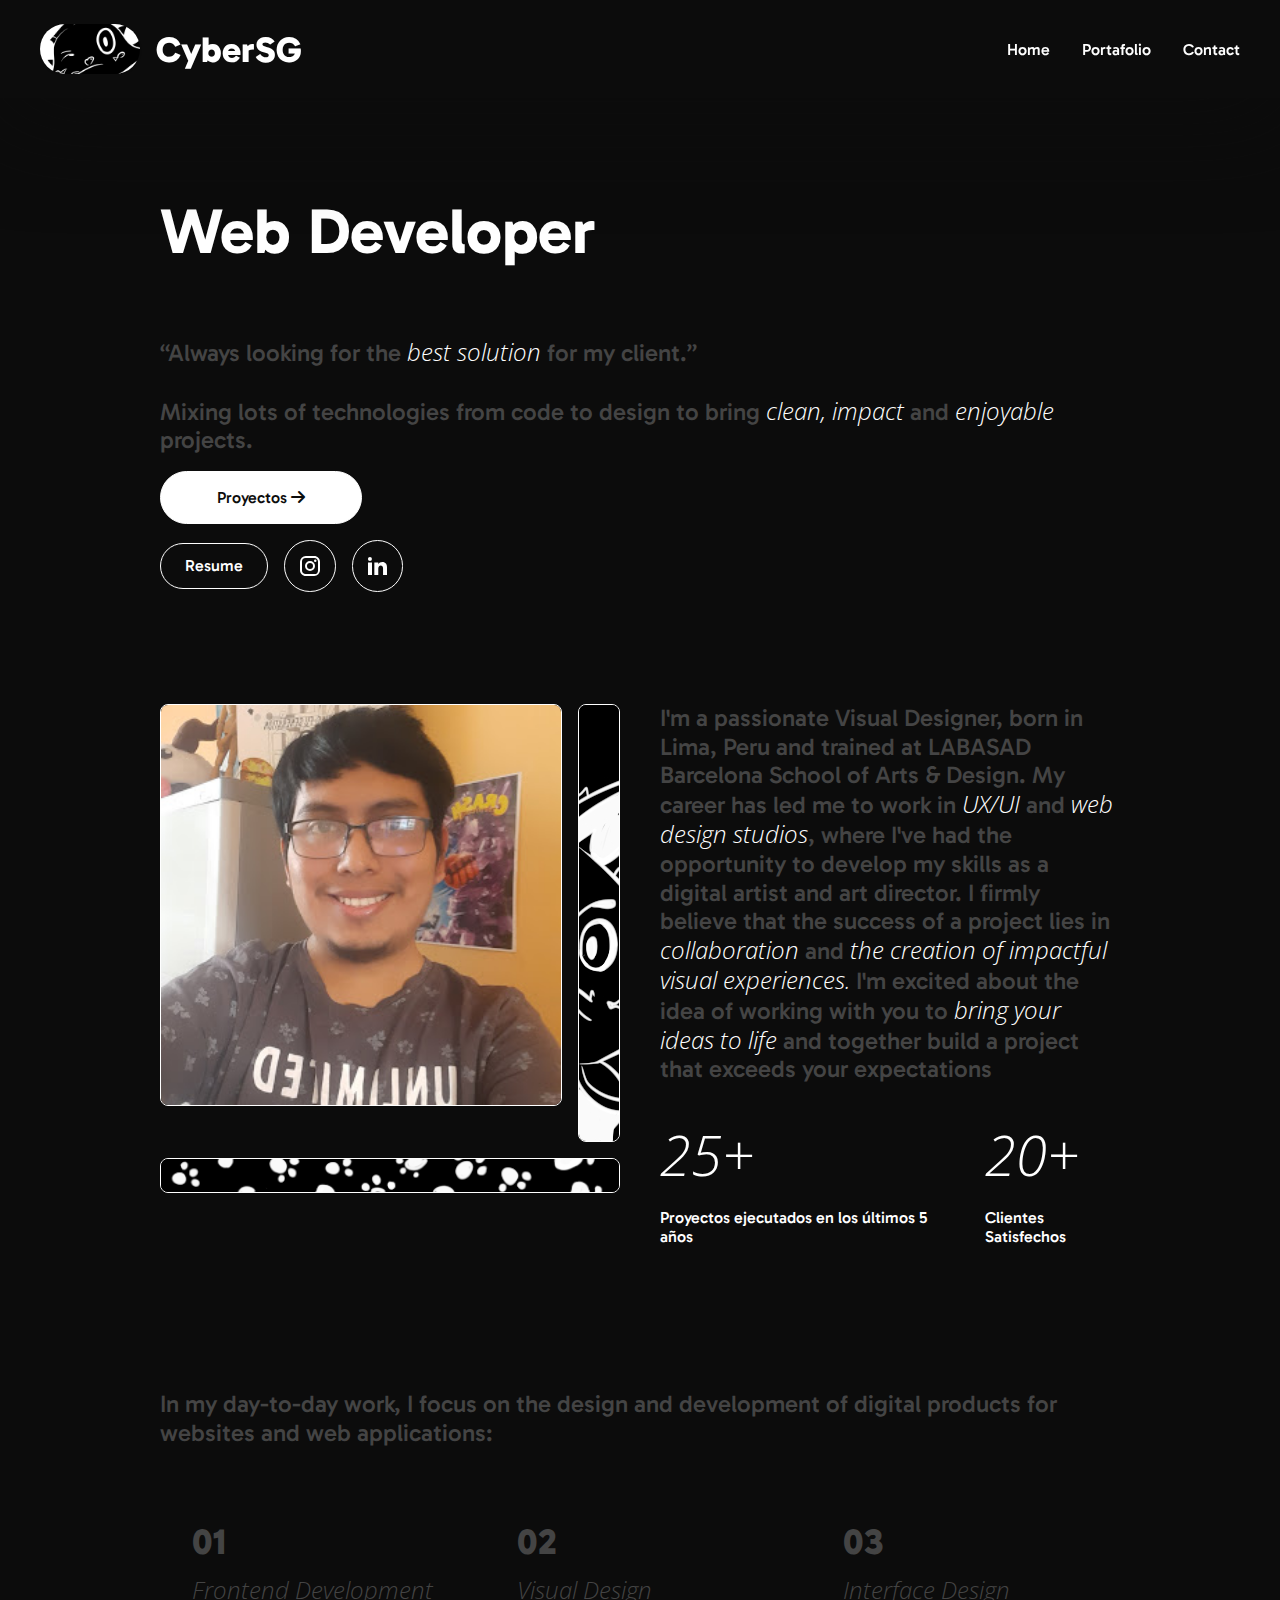
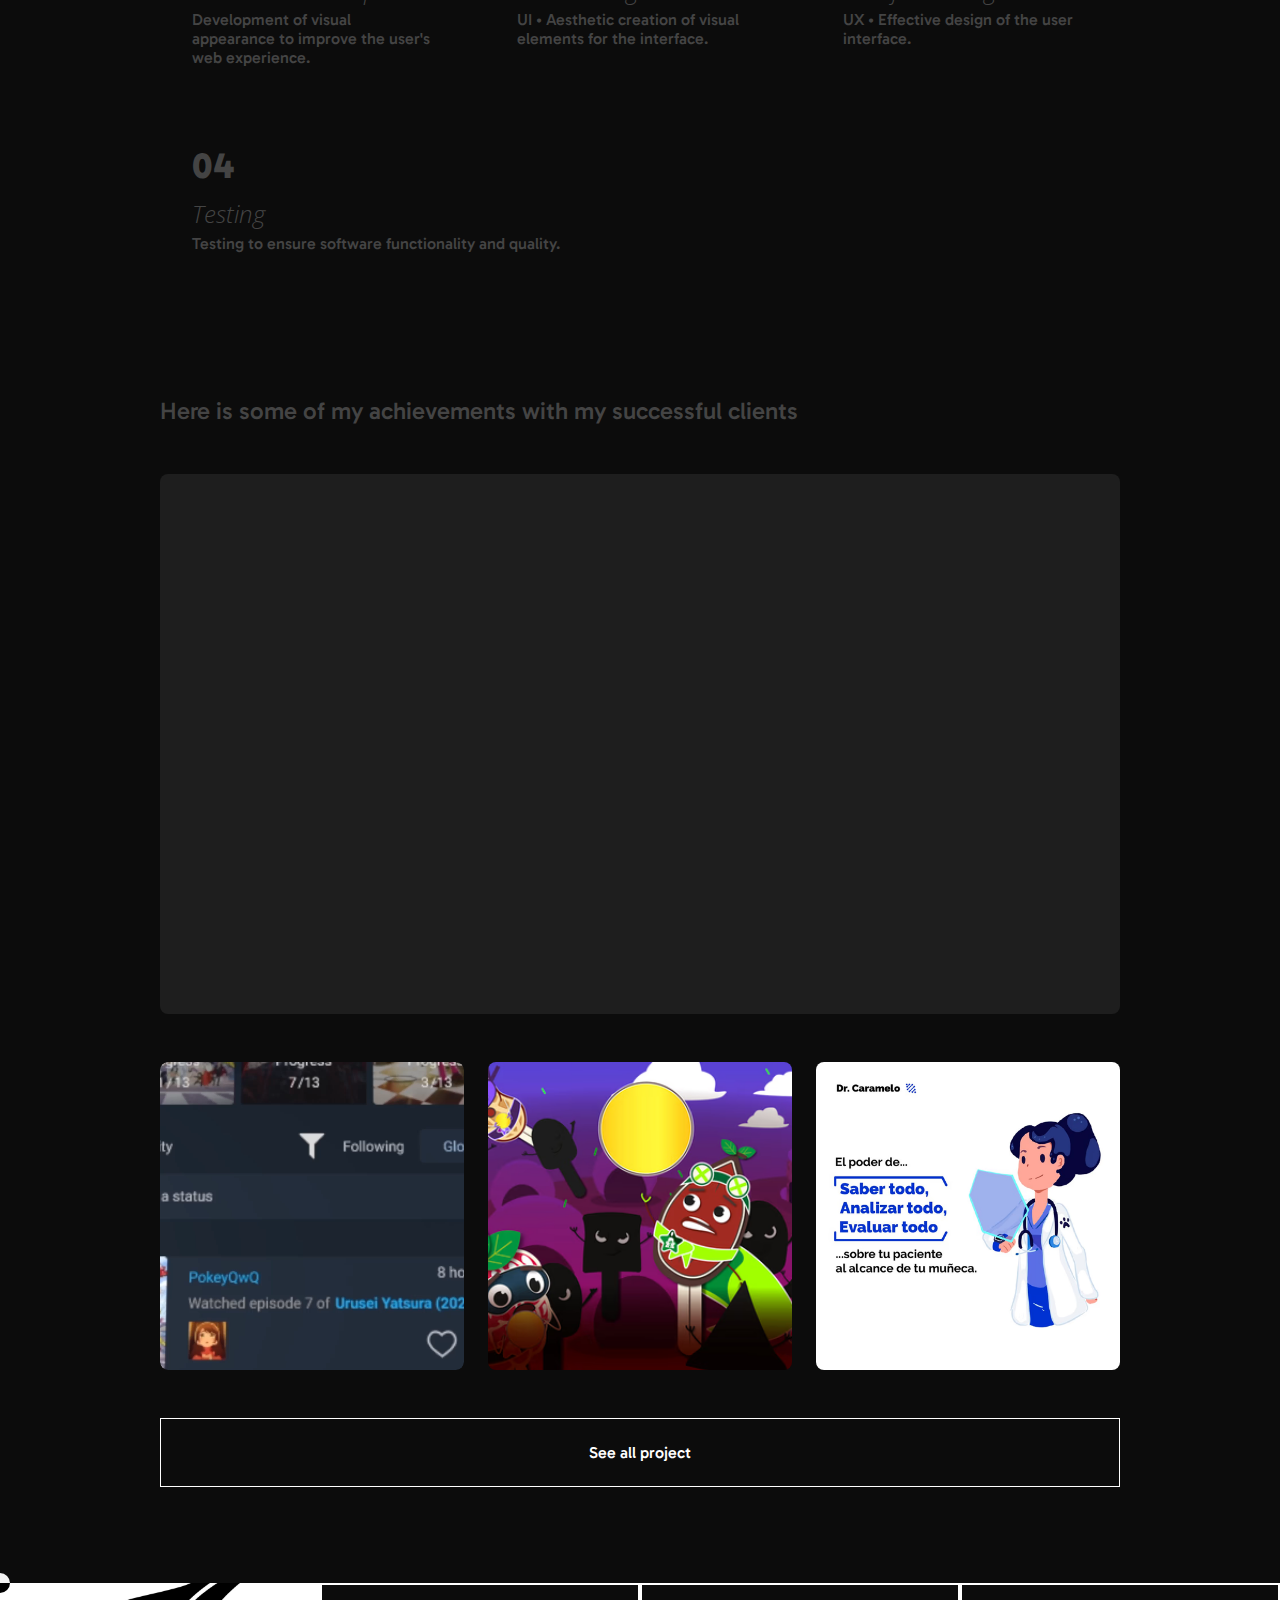
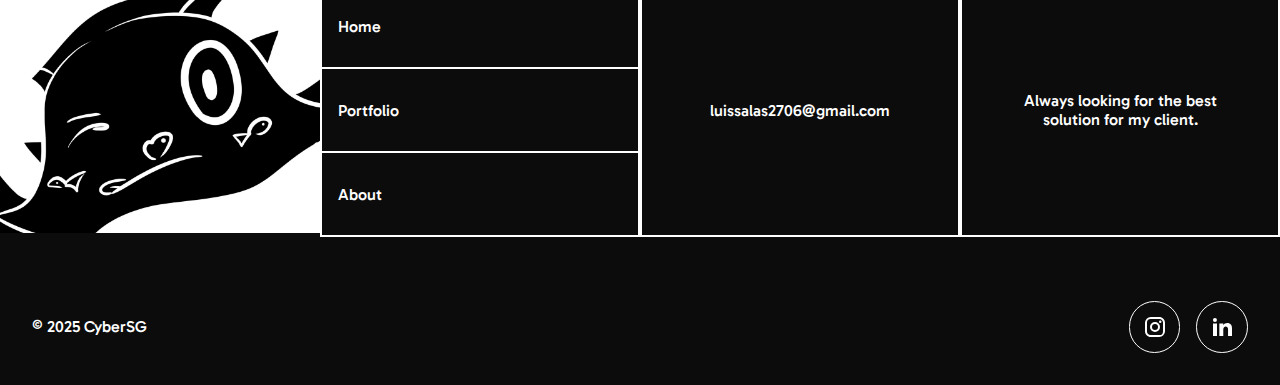
<file: index.html>
<!DOCTYPE html>
<html lang="en">
<head>
  <meta charset="utf-8" />
  <meta name="viewport" content="width=device-width" />
  <title>Home | CyberSG</title>
  <link rel="preconnect" href="https://fonts.googleapis.com">
  <link rel="preconnect" href="https://fonts.gstatic.com" crossorigin>
  <link href="https://fonts.googleapis.com/css2?family=Poppins:ital,wght@0,100;0,200;0,300;0,400;0,500;0,600;0,700;0,800;0,900;1,100;1,200;1,300;1,400;1,500;1,600;1,700;1,800;1,900&display=swap" rel="stylesheet">

  <!-- gabarito font -->

  <link href="https://fonts.googleapis.com/css2?family=Gabarito:wght@400..900&display=swap" rel="stylesheet">
  <!-- Awesome font -->
  <link rel="stylesheet" href="https://cdnjs.cloudflare.com/ajax/libs/font-awesome/6.6.0/css/all.min.css">

  <!-- Open Sans font -->
  <link href="https://fonts.googleapis.com/css2?family=Open+Sans:ital,wght@0,300..800;1,300..800&display=swap" rel="stylesheet">
  
  <link rel="icon" type="image/x-icon" href="./assets/images/myself.avif">
  <link rel="stylesheet" href="./assets/css/styles.css">

  <link rel="stylesheet" href="./assets/css/counter.css">
  <meta name="description" content="Graphic designer, Web designer and Illustrator experimenting all paths in design. Always looking for the best solution." />
</head>
  <!-- Google tag (gtag.js) -->
<script async src="https://www.googletagmanager.com/gtag/js?id=G-HQEZV5Q9EH"></script>
<script>
  window.dataLayer = window.dataLayer || [];
  function gtag(){dataLayer.push(arguments);}
  gtag('js', new Date());

  gtag('config', 'G-HQEZV5Q9EH');
</script>
<body>
  <main>
      <!-- Hero -->
    <section class="section">
      <div class="content-header">
        <div class="text-changer">
          <div class="roles-container"> 
            <span class="role">Web Developer</span>
            <span class="role">Product Designer</span>
            <span class="role">UX/UI Designer</span>
            <span class="role">Graphic Designer</span>
            <span class="role">Web Developer</span>
          </div>
        </div>
        <div class="content-description">“Always looking for the <span class="text-span">best solution</span> for my client.”<br></br>
        
        Mixing lots of technologies from code to design to bring <span class="text-span">clean, impact</span> and <span class="text-span">enjoyable</span> projects.</div>
        <a class="button outlink" href="/">Proyectos <span></span></a>
        <div class="footer-icon-wrapper">
          <a class="footer-icon button" href="/">Resume</a>
          <a class="footer-icon" href="https://www.instagram.com/cybersg_zero/" target="_blank">     
            <svg xmlns="http://www.w3.org/2000/svg" width="24" height="24" viewBox="0 0 24 24"><path fill="currentColor" d="M7.8 2h8.4C19.4 2 22 4.6 22 7.8v8.4a5.8 5.8 0 0 1-5.8 5.8H7.8C4.6 22 2 19.4 2 16.2V7.8A5.8 5.8 0 0 1 7.8 2m-.2 2A3.6 3.6 0 0 0 4 7.6v8.8C4 18.39 5.61 20 7.6 20h8.8a3.6 3.6 0 0 0 3.6-3.6V7.6C20 5.61 18.39 4 16.4 4zm9.65 1.5a1.25 1.25 0 0 1 1.25 1.25A1.25 1.25 0 0 1 17.25 8A1.25 1.25 0 0 1 16 6.75a1.25 1.25 0 0 1 1.25-1.25M12 7a5 5 0 0 1 5 5a5 5 0 0 1-5 5a5 5 0 0 1-5-5a5 5 0 0 1 5-5m0 2a3 3 0 0 0-3 3a3 3 0 0 0 3 3a3 3 0 0 0 3-3a3 3 0 0 0-3-3"/></svg>
          </a>
          <a class="footer-icon" href="https://www.linkedin.com/in/cybersg/" target="_blank">
              <svg xmlns="http://www.w3.org/2000/svg" width="24" height="24" viewBox="0 0 24 24"><path fill="currentColor" d="M6.94 5a2 2 0 1 1-4-.002a2 2 0 0 1 4 .002M7 8.48H3V21h4zm6.32 0H9.34V21h3.94v-6.57c0-3.66 4.77-4 4.77 0V21H22v-7.93c0-6.17-7.06-5.94-8.72-2.91z"/></svg>
          </a>
        </div>
      </div>
    </section>

    <!-- About Me Section -->
    <section class="section horizontal">
      <div class="img_container">
        <div class="img-block horizontal">
          <img src="./assets/images/King.jpg" alt="">
          <img class="image-left" src="./assets/images/King-left.jpg" alt="">
        </div>
        <img class="image-bottom" src="./assets/images/King-bottom.jpg" alt="">
      </div>
      <div class="section_counter">
        <div class="content-description full-width">
          I'm a passionate Visual Designer, born in Lima, Peru and trained at LABASAD Barcelona School of Arts & Design. My career has led me to work in <span class="text-span">UX/UI</span> and <span class="text-span">web design studios</span>, where I've had the opportunity to develop my skills as a digital artist and art director.
          I firmly believe that the success of a project lies in <span class="text-span">collaboration</span> and <span class="text-span">the creation of impactful visual experiences.</span> I'm excited about the idea of working with you to <span class="text-span">bring your ideas to life</span> and together build a project that exceeds your expectations
        </div>
        <div class="section_counter">
          <div class="container-3 counter">
            <div class="achievement">
              <div class="counter_up">
                <div duration="3000" counter-element="number" class="number_counter">25</div>
                <div class="number_counter">+</div>
              </div>
              <div class="paragraph-2 white">Proyectos ejecutados en los últimos 5 años</div>
            </div>
            <div class="achievement">
              <div class="counter_up">
                <div duration="3000" counter-element="number" class="number_counter">20</div>
                <div class="number_counter">+</div>
              </div>
              <div class="paragraph-2 white">Clientes Satisfechos</div>
            </div>
          </div>
        </div>
        <div>

        </div>
      </div>
    </section>

    <!-- Skills Section -->
    <section class="section">
      <div class="content-description">
        In my day-to-day work, I focus on the design and development of digital products for websites and web applications:
      </div>
      <div class="card-wrapper">
        <div class="card">
          <pixel-canvas></pixel-canvas>
          <div class="card-content">
            <div class="card_top">01</div>
            <h2 class="card-title">Frontend Development</h2>
            <p class="card-description">Development of visual appearance to improve the user's web experience.</p>
          </div>
        </div>

        <div class="card" style="--active-color: #e0f2fe">
          <pixel-canvas data-gap="10" data-speed="25" data-colors="#e0f2fe, #7dd3fc, #0ea5e9"></pixel-canvas>
          <div class="card-content">
            <div class="card_top">02</div>
            <h2 class="card-title">Visual Design</h2>
            <p class="card-description">UI • Aesthetic creation of visual elements for the interface.</p>
          </div>
        </div>
        
        <div class="card" style="--active-color: #fef08a">
          <pixel-canvas data-gap="3" data-speed="20" data-colors="#fef08a, #fde047, #eab308"></pixel-canvas>
          <div class="card-content">
            <div class="card_top">03</div>
            <h2 class="card-title">Interface Design</h2>
            <p class="card-description">UX • Effective design of the user interface.</p>
          </div>
        </div>
      </div>
      <div class="card-wrapper">
        <div class="card" style="--active-color: #fecdd3">
          <pixel-canvas data-gap="6" data-speed="80" data-colors="#fecdd3, #fda4af, #e11d48" data-no-focus></pixel-canvas>
          <div class="card-content">
            <div class="card_top">04</div>
            <h2 class="card-title">Testing</h2>
            <p class="card-description">Testing to ensure software functionality and quality.</p>
          </div>
        </div>
      </div>

    </section>

    <!-- Projects Section -->
    <section class="section center">
      <div class="image-gallery">
        <div class="content-description">
          Here is some of my achievements with my successful clients
        </div>
        <a class="video-container" href="./ArquitectPro.html">
          <video loop autoplay muted class="image-large" src="./assets/videos/arquitech.mp4"></video>
        </a>
        <div class="image-small-container">
          <a class="video-container" href="#">
            <video class="image-small" loop autoplay muted src="./assets/videos/anilist.mp4"></video>
          </a>
          <a class="image-small" href="#">
              <img class="image-small" src="./assets/images/cacao.avif" />
          </a>

          <a class="image-small" href="#">
            <img class="image-small" src="./assets/images/drcaramelo.avif" />
        </a>  
      </div>
        <a class="button" href="#">
            <div>See all project</div>
        </a>
      </div>
    </section>
  </main>

  <div class="cursor"></div>

  <script>
    document.addEventListener("DOMContentLoaded", function () {
    Promise.all([
    fetch("./assets/components/header.html").then(response => response.text()),
    fetch("./assets/components/footer.html").then(response => response.text())
    ]).then(([header, footer]) => {
    document.body.insertAdjacentHTML("afterbegin", header);
    document.body.insertAdjacentHTML("beforeend", footer);
    initCursor(); // Inicializa el cursor después de cargar header y footer
    });
    });
  </script>
  <script src="./assets/js/mouse.js"></script>
  <script src="./assets/js/smooth-scroll.js"></script>
  <script src="./assets/js/pixel-canvas.js"></script>
  <script src="./assets/js/number-counter.js"></script>

</body>
</html>
</file>
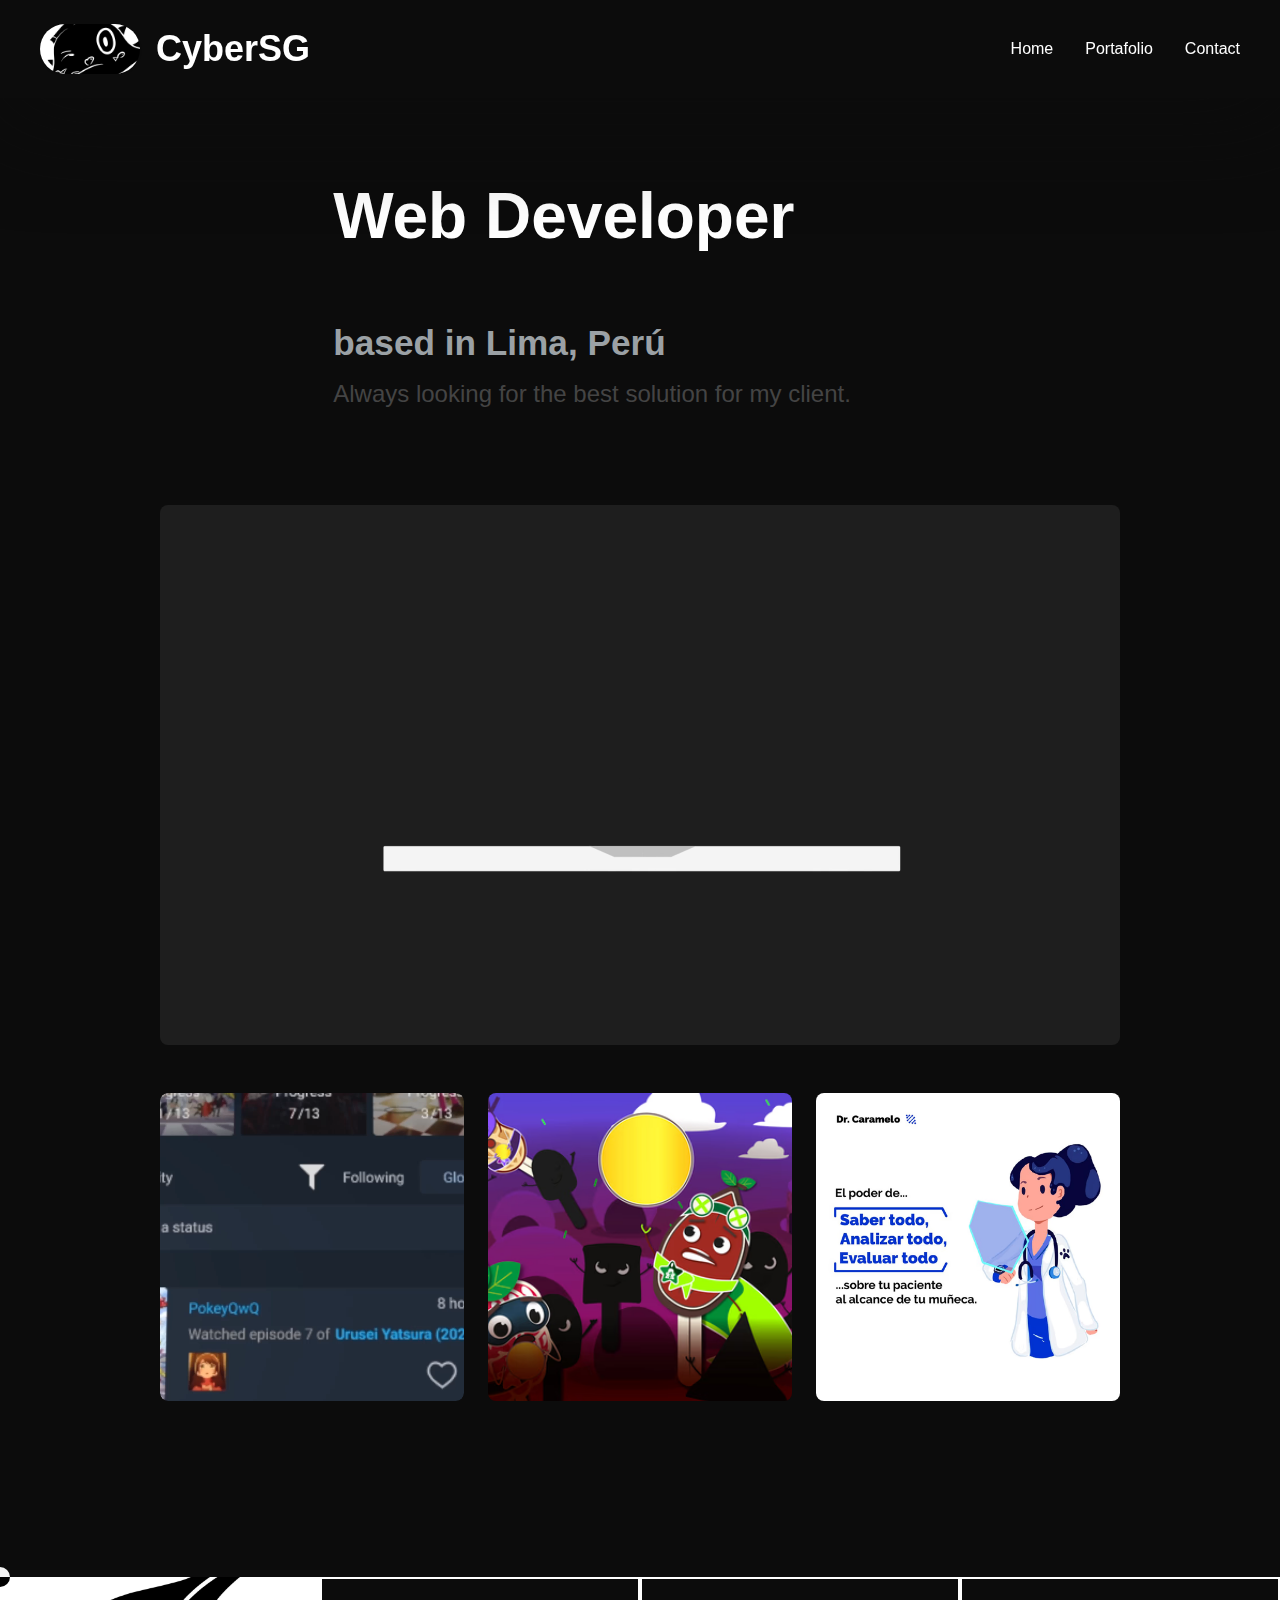
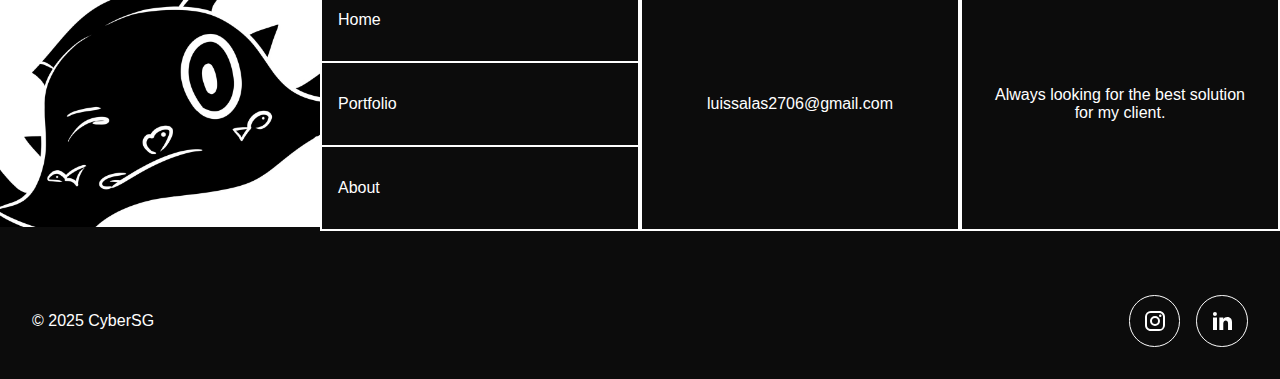
<file: about.html>
<!DOCTYPE html>
<html lang="en">
<head>
  <meta charset="utf-8" />
  <meta name="viewport" content="width=device-width" />
  <title>About | CyberSG</title>
  <link rel="preconnect" href="https://fonts.googleapis.com">
  <link rel="preconnect" href="https://fonts.gstatic.com" crossorigin>
  <link href="https://fonts.googleapis.com/css2?family=Poppins:ital,wght@0,100;0,200;0,300;0,400;0,500;0,600;0,700;0,800;0,900;1,100;1,200;1,300;1,400;1,500;1,600;1,700;1,800;1,900&display=swap" rel="stylesheet">
  <link rel="stylesheet" href="https://cdnjs.cloudflare.com/ajax/libs/font-awesome/6.6.0/css/all.min.css">
  
  <link rel="icon" type="image/x-icon" href="./assets/images/myself.avif">
  <link rel="stylesheet" href="./assets/css/styles.css">
  <meta name="description" content="Graphic designer, Web designer and Illustrator experimenting all paths in design. Always looking for the best solution." />
</head>
<body>
  <main>
      <!-- Hero -->
    <section id="content">
      <div class="content-header">
        <div class="text-changer">
          <div class="roles-container"> 
            <span class="role">Web Developer</span>
            <span class="role">Product Designer</span>
            <span class="role">UX/UI Designer</span>
            <span class="role">Graphic Designer</span>
            <span class="role">Web Developer</span>
          </div>
        </div>
        <div class="content-subtitle">based in Lima, Perú</div>
        <div class="content-description">Always looking for the best solution for my client.</div>
      </div>
    </section>

    <!-- Projects Section -->
    <section class="section center">
      <div class="image-gallery">
        <a class="video-container" href="#">
          <video loop autoplay muted class="image-large" src="./assets/videos/arquitech.mp4"></video>
        </a>
        <div class="image-small-container">
          <a class="video-container" href="#">
            <video class="image-small" loop autoplay muted src="./assets/videos/anilist.mp4"></video>
          </a>
          <a class="image-small" href="#">
              <img class="image-small" src="./assets/images/cacao.avif" />
          </a>

          <a class="image-small" href="#">
            <img class="image-small" src="./assets/images/drcaramelo.avif" />
        </a>  
      </div>
      </div>
    </section>

    <section>
      <div class="skills-wrapper"></div>
    </section>
  </main>

  <div class="cursor"></div>

  <script>
    document.addEventListener("DOMContentLoaded", function () {
    Promise.all([
    fetch("./assets/components/header.html").then(response => response.text()),
    fetch("./assets/components/footer.html").then(response => response.text())
    ]).then(([header, footer]) => {
    document.body.insertAdjacentHTML("afterbegin", header);
    document.body.insertAdjacentHTML("beforeend", footer);
    initCursor(); // Inicializa el cursor después de cargar header y footer
    });
    });
  </script>
  <script src="./assets/js/mouse.js"></script>
  <script src="./assets/js/smooth-scroll.js"></script>

</body>
</html>
</file>
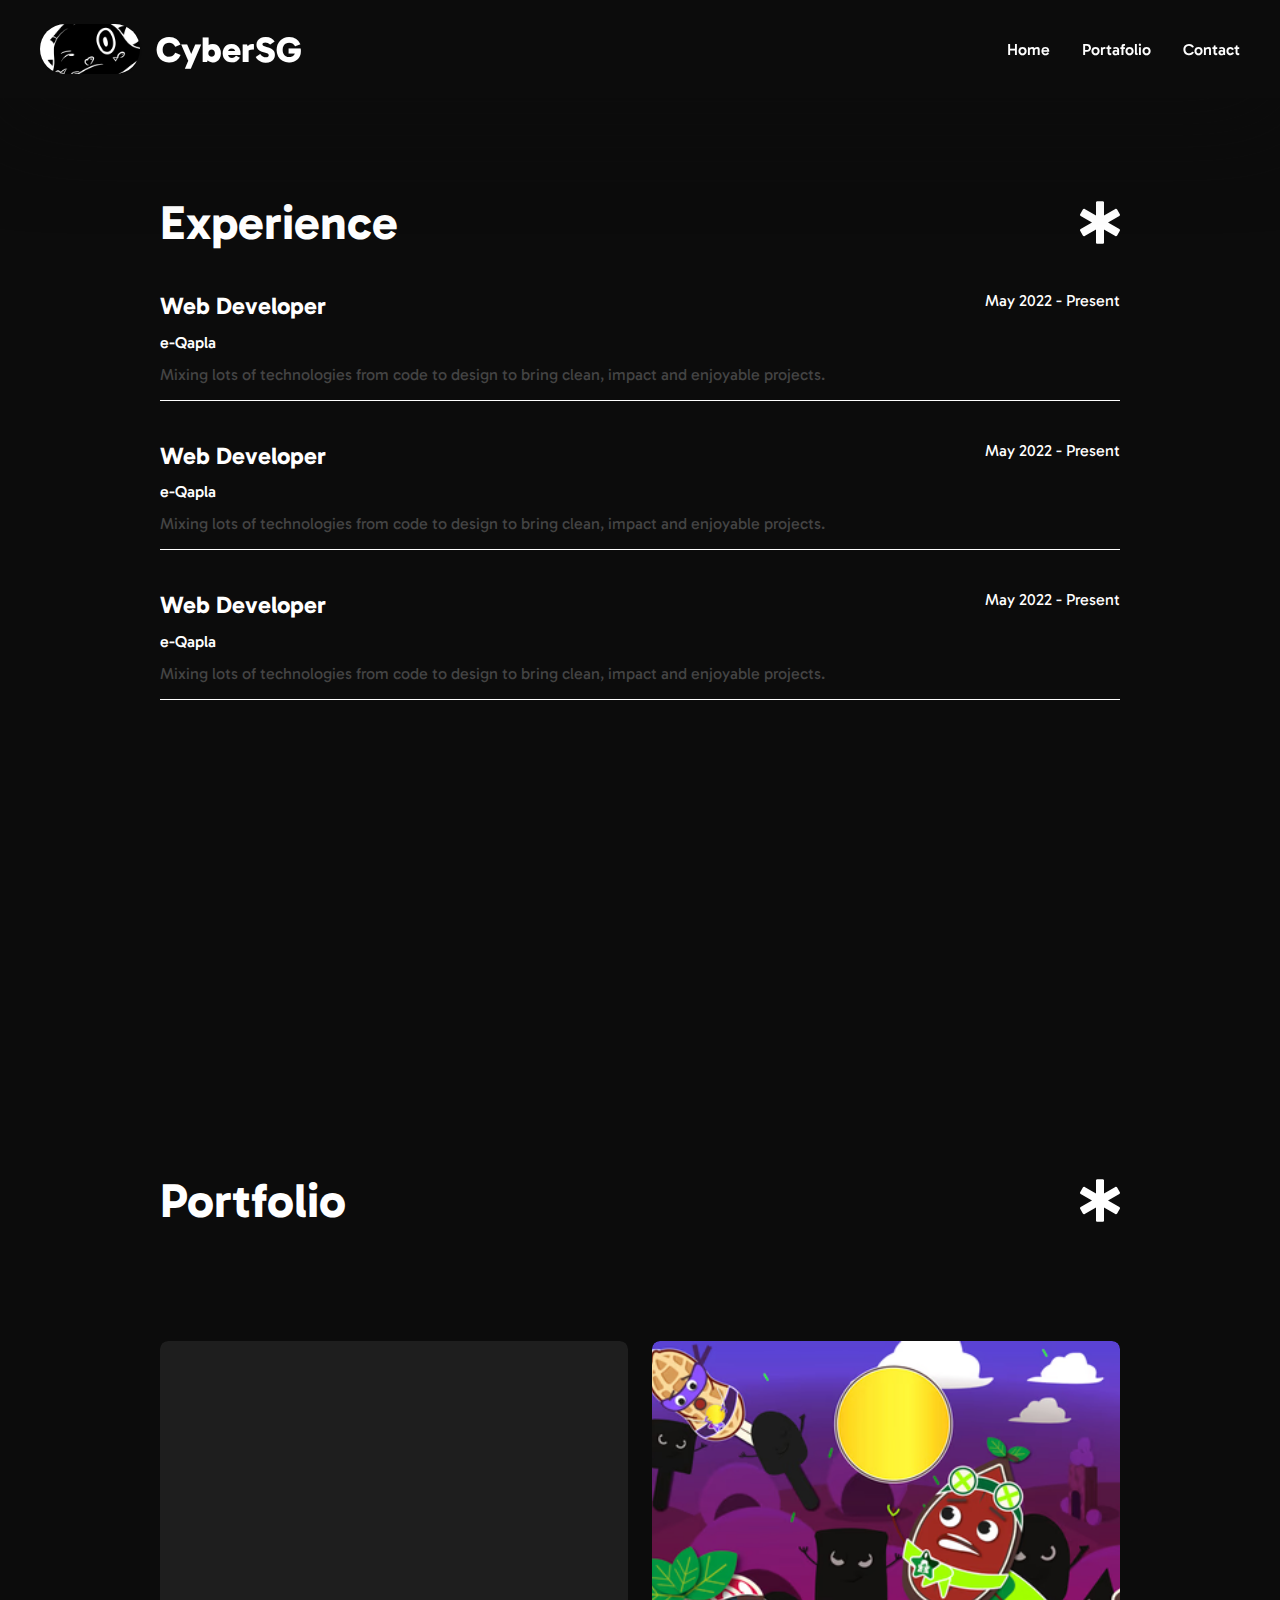
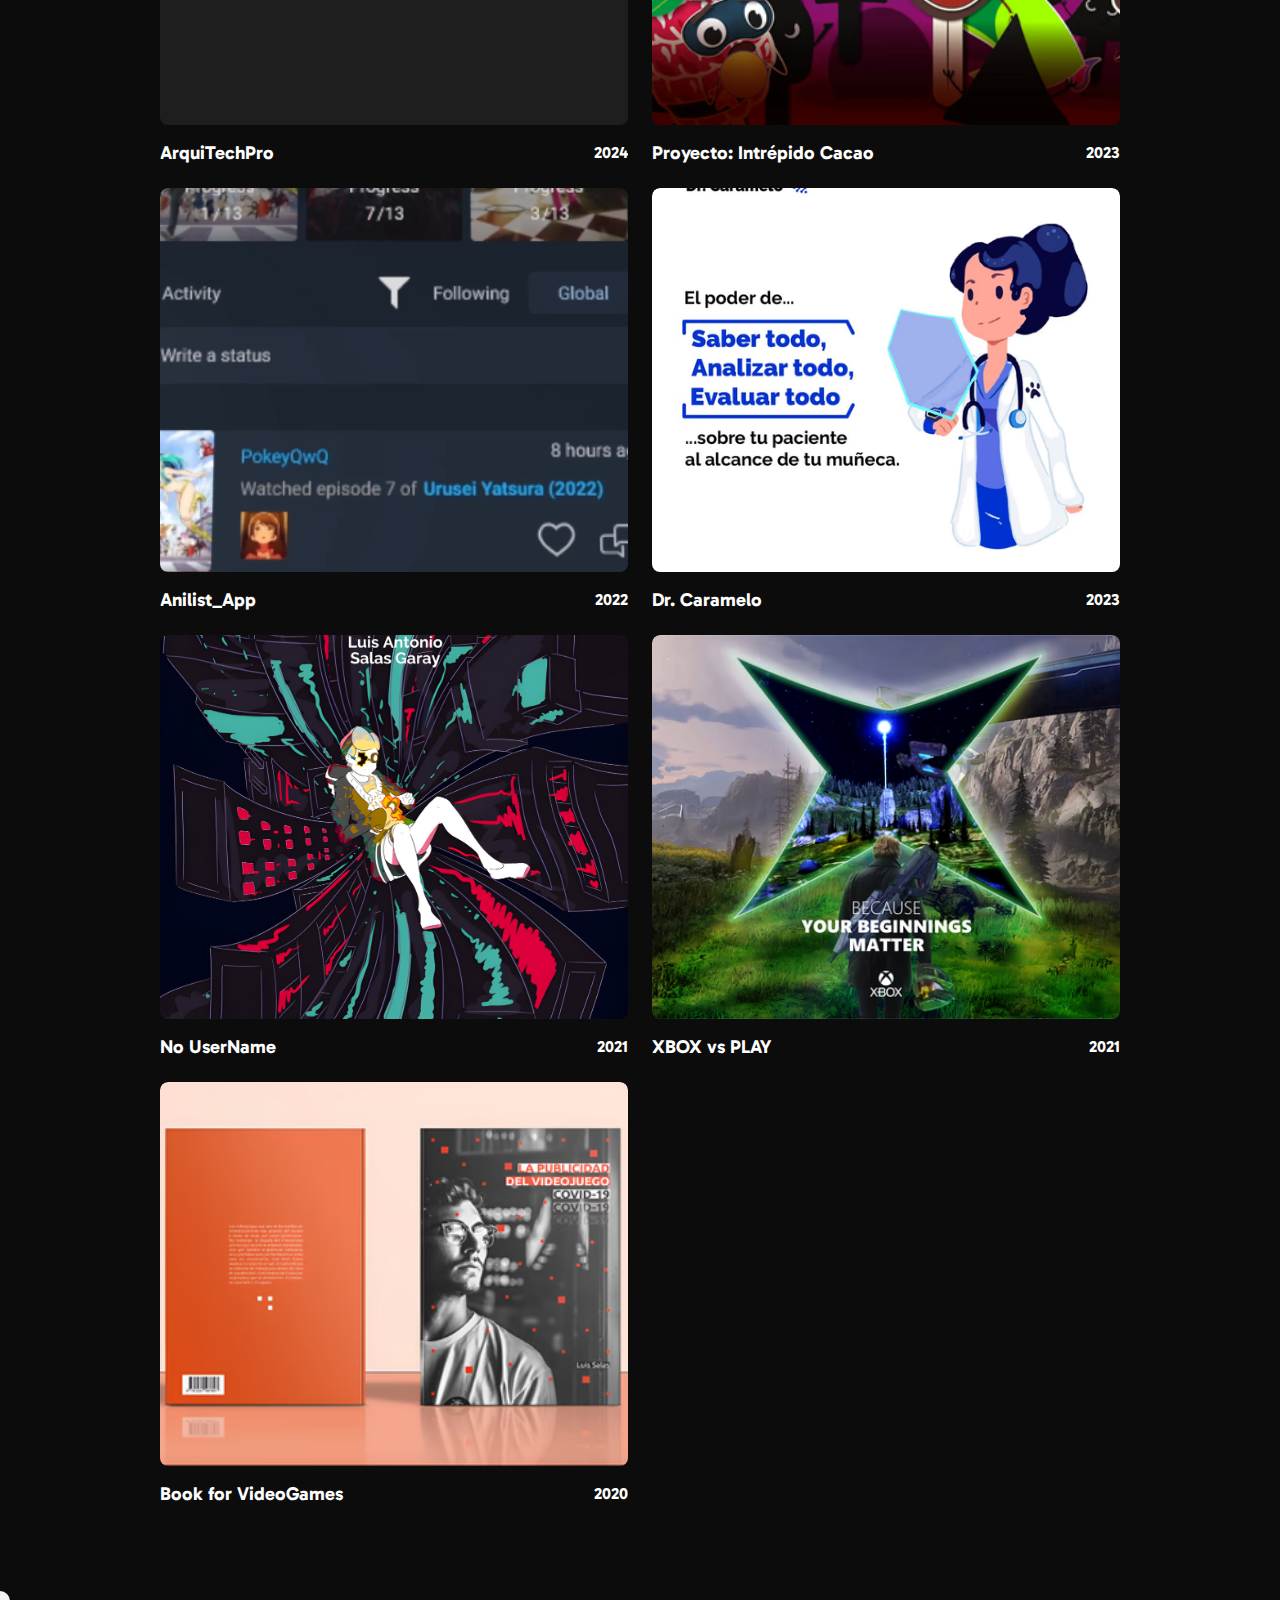
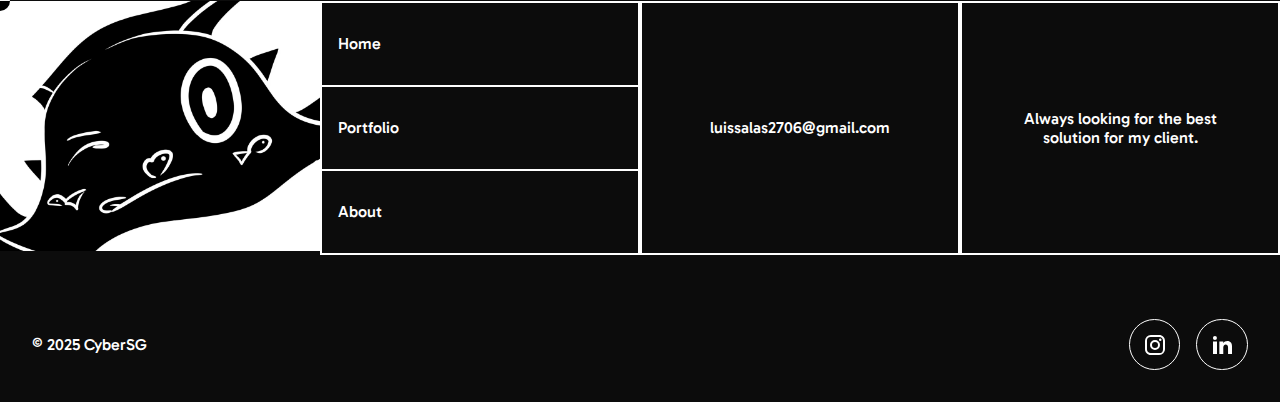
<file: proyectos.html>
<!DOCTYPE html>
<html lang="en">
<head>
    <meta charset="UTF-8">
    <meta name="viewport" content="width=device-width, initial-scale=1.0">
    <title>Proyectos | CyberSG</title>
    <link rel="preconnect" href="https://fonts.googleapis.com">
  <link rel="preconnect" href="https://fonts.gstatic.com" crossorigin>
  
   <!-- gabarito font -->

   <link href="https://fonts.googleapis.com/css2?family=Gabarito:wght@400..900&display=swap" rel="stylesheet">
   <!-- Awesome font -->
   <link rel="stylesheet" href="https://cdnjs.cloudflare.com/ajax/libs/font-awesome/6.6.0/css/all.min.css">
 
   <!-- Open Sans font -->
   <link href="https://fonts.googleapis.com/css2?family=Open+Sans:ital,wght@0,300..800;1,300..800&display=swap" rel="stylesheet">
  
  <link rel="icon" type="image/x-icon" href="./assets/images/myself.avif">
  <link rel="stylesheet" href="./assets/css/styles.css">
  <link rel="stylesheet" href="./assets/css/infinite-slider.css">
  <meta name="description" content="Graphic designer, Web designer and Illustrator experimenting all paths in design. Always looking for the best solution." />
</head>
<body>
    <main>
        <section class="section">
            <div class="proyectos">
                <h1 class="display_text">Experience</h1>
                <svg xmlns="http://www.w3.org/2000/svg" width="380" height="400" viewBox="0 0 480 512"><path fill="currentColor" d="M471.99 334.43L336.06 256l135.93-78.43c7.66-4.42 10.28-14.2 5.86-21.86l-32.02-55.43c-4.42-7.65-14.21-10.28-21.87-5.86l-135.93 78.43V16c0-8.84-7.17-16-16.01-16h-64.04c-8.84 0-16.01 7.16-16.01 16v156.86L56.04 94.43c-7.66-4.42-17.45-1.79-21.87 5.86L2.15 155.71c-4.42 7.65-1.8 17.44 5.86 21.86L143.94 256L8.01 334.43c-7.66 4.42-10.28 14.21-5.86 21.86l32.02 55.43c4.42 7.65 14.21 10.27 21.87 5.86l135.93-78.43V496c0 8.84 7.17 16 16.01 16h64.04c8.84 0 16.01-7.16 16.01-16V339.14l135.93 78.43c7.66 4.42 17.45 1.8 21.87-5.86l32.02-55.43c4.42-7.65 1.8-17.43-5.86-21.85"/></svg>
            </div>
            <div class="experience-container">
                <div class="experience">
                    <h2>Web Developer</h2>
                    <p>May 2022 - Present</p>
                </div>
                <div>e-Qapla</div>
                <p>Mixing lots of technologies from code to design to bring clean, impact and enjoyable projects.</p>
            </div>
            <div class="experience-container">
                <div class="experience">
                    <h2>Web Developer</h2>
                    <p>May 2022 - Present</p>
                </div>
                <div>e-Qapla</div>
                <p>Mixing lots of technologies from code to design to bring clean, impact and enjoyable projects.</p>
            </div>
            <div class="experience-container">
                <div class="experience">
                    <h2>Web Developer</h2>
                    <p>May 2022 - Present</p>
                </div>
                <div>e-Qapla</div>
                <p>Mixing lots of technologies from code to design to bring clean, impact and enjoyable projects.</p>
            </div>
        </section>

        <section class="section">
            <div class="infinite-scroll">
                    <div class="skill-img item1">
                        <svg xmlns="http://www.w3.org/2000/svg" width="24" height="24" viewBox="0 0 24 24"><path fill="currentColor" d="M9.24 19.035c-.901-.826-1.164-2.561-.789-3.819c.65.793 1.552 1.044 2.486 1.186c1.44.218 2.856.137 4.195-.524c.153-.076.295-.177.462-.278c.126.365.159.734.115 1.11c-.107.915-.56 1.622-1.283 2.158c-.289.215-.594.406-.892.608c-.916.622-1.164 1.35-.82 2.41l.034.114a2.4 2.4 0 0 1-1.07-.918a2.6 2.6 0 0 1-.412-1.401c-.003-.248-.003-.497-.036-.74c-.081-.595-.36-.86-.883-.876a1.034 1.034 0 0 0-1.075.843q-.013.058-.033.126M4.1 15.007s2.666-1.303 5.34-1.303l2.016-6.26c.075-.304.296-.51.544-.51c.25 0 .47.206.545.51l2.016 6.26c3.167 0 5.34 1.303 5.34 1.303L15.363 2.602c-.13-.366-.35-.602-.645-.602H9.283c-.296 0-.506.236-.645.602c-.01.024-4.538 12.405-4.538 12.405"/></svg>
                    </div>
                    <div class="skill-img item2">
                        <svg xmlns="http://www.w3.org/2000/svg" width="24" height="24" viewBox="0 0 24 24"><path fill="currentColor" d="M10.41 9.48c.35 1.14.71 2.28 1.07 3.44H9.36c.36-1.16.7-2.3 1.05-3.44"/><path fill="currentColor" d="M17 2H7a5 5 0 0 0-5 5v10a5 5 0 0 0 5 5h10a5 5 0 0 0 5-5V7a5 5 0 0 0-5-5m-2.51 14.78h-1.56a.24.24 0 0 1-.27-.2c-.19-.56-.39-1.12-.58-1.69a.27.27 0 0 0-.32-.22H9.1a.27.27 0 0 0-.33.23c-.17.56-.36 1.1-.53 1.66a.26.26 0 0 1-.31.22H6.56c-.24 0-.26 0-.18-.25l2.16-6.23c.2-.57.4-1.14.58-1.71a2 2 0 0 0 .08-.52c0-.21.08-.26.27-.25h1.91c.14 0 .21 0 .26.19l2.46 6.93c.19.54.38 1.07.56 1.6c.08.22.07.24-.17.24m3.06-.17c0 .17-.07.22-.23.22h-1.44c-.2 0-.25-.08-.25-.26v-6.28c0-.2.06-.28.27-.27h1.41c.16 0 .24 0 .24.22q-.01 3.18 0 6.37m-1-7.3a1 1 0 0 1-1.06-1.08a1.07 1.07 0 0 1 1.1-1.06a1 1 0 0 1 1 1.08a1 1 0 0 1-1 1.06z"/><path fill="currentColor" d="M11.48 12.92H9.36c.36-1.16.7-2.3 1-3.44c.4 1.14.76 2.28 1.12 3.44"/></svg>
                    </div>
                    <div class="skill-img item3">
                        <svg xmlns="http://www.w3.org/2000/svg" width="24" height="24" viewBox="0 0 24 24"><path fill="currentColor" d="M10.45 10.48a1.3 1.3 0 0 1-1 1.33a4.8 4.8 0 0 1-1.61.19c-.14 0-.15-.09-.15-.19V9.26c0-.07.07-.19.11-.19a4.9 4.9 0 0 1 1.71.11a1.28 1.28 0 0 1 .94 1.3"/><path fill="currentColor" d="M17 2H7a5 5 0 0 0-5 5v10a5 5 0 0 0 5 5h10a5 5 0 0 0 5-5V7a5 5 0 0 0-5-5m-6 11a3.5 3.5 0 0 1-1.68.54H7.98c-.28 0-.28 0-.28.27v2.32c0 .2-.06.26-.26.26H6.12c-.19 0-.24-.07-.24-.25V7.71c0-.2 0-.26.25-.26h3.13a3.34 3.34 0 0 1 1.62.47a2.75 2.75 0 0 1 1.4 2.39A2.83 2.83 0 0 1 11 13m5.92 3.3a4.6 4.6 0 0 1-2.73.19q-.409-.09-.8-.24a.29.29 0 0 1-.16-.2v-1.51c.32.12.62.26.93.36a3.66 3.66 0 0 0 1.61.14q.162-.03.31-.1a.37.37 0 0 0 .08-.63a4 4 0 0 0-.73-.4c-.41-.2-.83-.36-1.22-.59a1.82 1.82 0 0 1-1-1.93a2 2 0 0 1 1.36-1.63a4.2 4.2 0 0 1 2-.17c.32 0 .63.12.95.18c.17 0 .23.14.22.31v1.17c0 .22-.05.24-.25.16a3.87 3.87 0 0 0-2-.34a.9.9 0 0 0-.28.08a.37.37 0 0 0-.1.63q.434.289.91.5c.38.19.78.34 1.15.55a1.73 1.73 0 0 1 1 1.79a1.92 1.92 0 0 1-1.26 1.64z"/></svg>
                    </div>
                    <div class="skill-img item4">
                        <svg xmlns="http://www.w3.org/2000/svg" width="24" height="24" viewBox="0 0 24 24"><g fill="none" stroke="currentColor" stroke-width="1.5"><path d="M12 2H8.667a3.333 3.333 0 1 0 0 6.667H12zm0 6.667H8.667a3.333 3.333 0 0 0 0 6.666H12z"/><path d="M18.667 12A3.333 3.333 0 1 1 12 12a3.333 3.333 0 0 1 6.667 0Zm-10 3.334H12v3.333a3.333 3.333 0 1 1-3.333-3.334Z"/><path d="M12 2h3.333a3.333 3.333 0 1 1 0 6.667H12z"/></g></svg>
                    </div>
                    <div class="skill-img item5">
                        <svg xmlns="http://www.w3.org/2000/svg" width="24" height="24" viewBox="0 0 24 24"><path fill="currentColor" d="m24 4.515l-7.658 14.97H9.149l3.205-6.204h-.144C9.566 16.713 5.621 18.973 0 19.485v-6.118s3.596-.213 5.71-2.435H0V4.515h6.417v5.278l.144-.001l2.622-5.277h4.854v5.244h.144l2.72-5.244z"/></svg>
                    </div>
                    <div class="skill-img item6">
                        <svg xmlns="http://www.w3.org/2000/svg" width="24" height="24" viewBox="0 0 24 24"><path fill="currentColor" d="M14.5 12.005a6.2 6.2 0 0 1-.384 2.144a5.9 5.9 0 0 1-2.111.39h-.01a5.9 5.9 0 0 1-2.11-.39a6.2 6.2 0 0 1-.386-2.144v-.01c0-.755.137-1.477.384-2.145a5.9 5.9 0 0 1 2.112-.39h.008c.743 0 1.455.139 2.112.39c.254.686.384 1.412.384 2.145zm7.361-1.698h-5.837l4.127-4.192a10.1 10.1 0 0 0-2.357-2.393l-4.128 4.192V1.985a10 10 0 0 0-1.66-.141h-.011q-.85.002-1.661.141v5.929L6.205 3.722q-.683.493-1.276 1.096l-.002.002q-.592.601-1.078 1.296l4.128 4.191H2.14S2 11.421 2 11.997v.007q.001.864.14 1.689h5.837l-4.129 4.191a10.2 10.2 0 0 0 2.358 2.394l4.128-4.191v5.929a10 10 0 0 0 1.659.14h.014q.834 0 1.66-.14v-5.93l4.127 4.193q.683-.495 1.277-1.096h.001q.592-.604 1.079-1.297l-4.128-4.193h5.839q.137-.824.138-1.685v-.015q0-.849-.138-1.685"/></svg>
                    </div>
                    <div class="skill-img item7">
                        <svg xmlns="http://www.w3.org/2000/svg" width="24" height="24" viewBox="0 0 24 24"><path fill="currentColor" d="m3 2l1.578 17.824L12 22l7.467-2.175L21 2zm14.049 6.048H9.075l.172 2.016h7.697l-.626 6.565l-4.246 1.381l-4.281-1.455l-.288-2.932h2.024l.16 1.411l2.4.815l2.346-.763l.297-3.005H7.416l-.562-6.05h10.412z"/></svg>
                    </div>
                    <div class="skill-img item8">
                        <svg xmlns="http://www.w3.org/2000/svg" width="24" height="24" viewBox="0 0 24 24"><path fill="currentColor" d="M0 0v20.16A3.84 3.84 0 0 0 3.84 24h16.32A3.84 3.84 0 0 0 24 20.16V3.84A3.84 3.84 0 0 0 20.16 0Zm14.256 13.08c1.56 0 2.28 1.08 2.304 2.64h-1.608c.024-.288-.048-.6-.144-.84c-.096-.192-.288-.264-.552-.264c-.456 0-.696.264-.696.84c-.024.576.288.888.768 1.08c.72.288 1.608.744 1.92 1.296q.432.648.432 1.656c0 1.608-.912 2.592-2.496 2.592c-1.656 0-2.4-1.032-2.424-2.688h1.68c0 .792.264 1.176.792 1.176c.264 0 .456-.072.552-.24c.192-.312.24-1.176-.048-1.512c-.312-.408-.912-.6-1.32-.816q-.828-.396-1.224-.936c-.24-.36-.36-.888-.36-1.536c0-1.44.936-2.472 2.424-2.448m5.4 0c1.584 0 2.304 1.08 2.328 2.64h-1.608c0-.288-.048-.6-.168-.84c-.096-.192-.264-.264-.528-.264c-.48 0-.72.264-.72.84s.288.888.792 1.08c.696.288 1.608.744 1.92 1.296c.264.432.408.984.408 1.656c.024 1.608-.888 2.592-2.472 2.592c-1.68 0-2.424-1.056-2.448-2.688h1.68c0 .744.264 1.176.792 1.176c.264 0 .456-.072.552-.24c.216-.312.264-1.176-.048-1.512c-.288-.408-.888-.6-1.32-.816c-.552-.264-.96-.576-1.2-.936s-.36-.888-.36-1.536c-.024-1.44.912-2.472 2.4-2.448m-11.031.018c.711-.006 1.419.198 1.839.63c.432.432.672 1.128.648 1.992H9.336c.024-.456-.096-.792-.432-.96c-.312-.144-.768-.048-.888.24c-.12.264-.192.576-.168.864v3.504c0 .744.264 1.128.768 1.128a.65.65 0 0 0 .552-.264c.168-.24.192-.552.168-.84h1.776c.096 1.632-.984 2.712-2.568 2.688c-1.536 0-2.496-.864-2.472-2.472v-4.032c0-.816.24-1.44.696-1.848c.432-.408 1.146-.624 1.857-.63"/></svg>
                    </div>
            </div>

             <div class="infinite-scroll">
                    <div class="skill-img inverted item1">
                        <svg xmlns="http://www.w3.org/2000/svg" width="24" height="24" viewBox="0 0 24 24"><path fill="currentColor" d="M9.24 19.035c-.901-.826-1.164-2.561-.789-3.819c.65.793 1.552 1.044 2.486 1.186c1.44.218 2.856.137 4.195-.524c.153-.076.295-.177.462-.278c.126.365.159.734.115 1.11c-.107.915-.56 1.622-1.283 2.158c-.289.215-.594.406-.892.608c-.916.622-1.164 1.35-.82 2.41l.034.114a2.4 2.4 0 0 1-1.07-.918a2.6 2.6 0 0 1-.412-1.401c-.003-.248-.003-.497-.036-.74c-.081-.595-.36-.86-.883-.876a1.034 1.034 0 0 0-1.075.843q-.013.058-.033.126M4.1 15.007s2.666-1.303 5.34-1.303l2.016-6.26c.075-.304.296-.51.544-.51c.25 0 .47.206.545.51l2.016 6.26c3.167 0 5.34 1.303 5.34 1.303L15.363 2.602c-.13-.366-.35-.602-.645-.602H9.283c-.296 0-.506.236-.645.602c-.01.024-4.538 12.405-4.538 12.405"/></svg>
                    </div>
                    <div class="skill-img inverted item2">
                        <svg xmlns="http://www.w3.org/2000/svg" width="24" height="24" viewBox="0 0 24 24"><path fill="currentColor" d="M10.41 9.48c.35 1.14.71 2.28 1.07 3.44H9.36c.36-1.16.7-2.3 1.05-3.44"/><path fill="currentColor" d="M17 2H7a5 5 0 0 0-5 5v10a5 5 0 0 0 5 5h10a5 5 0 0 0 5-5V7a5 5 0 0 0-5-5m-2.51 14.78h-1.56a.24.24 0 0 1-.27-.2c-.19-.56-.39-1.12-.58-1.69a.27.27 0 0 0-.32-.22H9.1a.27.27 0 0 0-.33.23c-.17.56-.36 1.1-.53 1.66a.26.26 0 0 1-.31.22H6.56c-.24 0-.26 0-.18-.25l2.16-6.23c.2-.57.4-1.14.58-1.71a2 2 0 0 0 .08-.52c0-.21.08-.26.27-.25h1.91c.14 0 .21 0 .26.19l2.46 6.93c.19.54.38 1.07.56 1.6c.08.22.07.24-.17.24m3.06-.17c0 .17-.07.22-.23.22h-1.44c-.2 0-.25-.08-.25-.26v-6.28c0-.2.06-.28.27-.27h1.41c.16 0 .24 0 .24.22q-.01 3.18 0 6.37m-1-7.3a1 1 0 0 1-1.06-1.08a1.07 1.07 0 0 1 1.1-1.06a1 1 0 0 1 1 1.08a1 1 0 0 1-1 1.06z"/><path fill="currentColor" d="M11.48 12.92H9.36c.36-1.16.7-2.3 1-3.44c.4 1.14.76 2.28 1.12 3.44"/></svg>
                    </div>
                    <div class="skill-img inverted item3">
                        <svg xmlns="http://www.w3.org/2000/svg" width="24" height="24" viewBox="0 0 24 24"><path fill="currentColor" d="M10.45 10.48a1.3 1.3 0 0 1-1 1.33a4.8 4.8 0 0 1-1.61.19c-.14 0-.15-.09-.15-.19V9.26c0-.07.07-.19.11-.19a4.9 4.9 0 0 1 1.71.11a1.28 1.28 0 0 1 .94 1.3"/><path fill="currentColor" d="M17 2H7a5 5 0 0 0-5 5v10a5 5 0 0 0 5 5h10a5 5 0 0 0 5-5V7a5 5 0 0 0-5-5m-6 11a3.5 3.5 0 0 1-1.68.54H7.98c-.28 0-.28 0-.28.27v2.32c0 .2-.06.26-.26.26H6.12c-.19 0-.24-.07-.24-.25V7.71c0-.2 0-.26.25-.26h3.13a3.34 3.34 0 0 1 1.62.47a2.75 2.75 0 0 1 1.4 2.39A2.83 2.83 0 0 1 11 13m5.92 3.3a4.6 4.6 0 0 1-2.73.19q-.409-.09-.8-.24a.29.29 0 0 1-.16-.2v-1.51c.32.12.62.26.93.36a3.66 3.66 0 0 0 1.61.14q.162-.03.31-.1a.37.37 0 0 0 .08-.63a4 4 0 0 0-.73-.4c-.41-.2-.83-.36-1.22-.59a1.82 1.82 0 0 1-1-1.93a2 2 0 0 1 1.36-1.63a4.2 4.2 0 0 1 2-.17c.32 0 .63.12.95.18c.17 0 .23.14.22.31v1.17c0 .22-.05.24-.25.16a3.87 3.87 0 0 0-2-.34a.9.9 0 0 0-.28.08a.37.37 0 0 0-.1.63q.434.289.91.5c.38.19.78.34 1.15.55a1.73 1.73 0 0 1 1 1.79a1.92 1.92 0 0 1-1.26 1.64z"/></svg>
                    </div>
                    <div class="skill-img inverted item4">
                        <svg xmlns="http://www.w3.org/2000/svg" width="24" height="24" viewBox="0 0 24 24"><g fill="none" stroke="currentColor" stroke-width="1.5"><path d="M12 2H8.667a3.333 3.333 0 1 0 0 6.667H12zm0 6.667H8.667a3.333 3.333 0 0 0 0 6.666H12z"/><path d="M18.667 12A3.333 3.333 0 1 1 12 12a3.333 3.333 0 0 1 6.667 0Zm-10 3.334H12v3.333a3.333 3.333 0 1 1-3.333-3.334Z"/><path d="M12 2h3.333a3.333 3.333 0 1 1 0 6.667H12z"/></g></svg>
                    </div>
                    <div class="skill-img inverted item5">
                        <svg xmlns="http://www.w3.org/2000/svg" width="24" height="24" viewBox="0 0 24 24"><path fill="currentColor" d="m24 4.515l-7.658 14.97H9.149l3.205-6.204h-.144C9.566 16.713 5.621 18.973 0 19.485v-6.118s3.596-.213 5.71-2.435H0V4.515h6.417v5.278l.144-.001l2.622-5.277h4.854v5.244h.144l2.72-5.244z"/></svg>
                    </div>
                    <div class="skill-img inverted item6">
                        <svg xmlns="http://www.w3.org/2000/svg" width="24" height="24" viewBox="0 0 24 24"><path fill="currentColor" d="M14.5 12.005a6.2 6.2 0 0 1-.384 2.144a5.9 5.9 0 0 1-2.111.39h-.01a5.9 5.9 0 0 1-2.11-.39a6.2 6.2 0 0 1-.386-2.144v-.01c0-.755.137-1.477.384-2.145a5.9 5.9 0 0 1 2.112-.39h.008c.743 0 1.455.139 2.112.39c.254.686.384 1.412.384 2.145zm7.361-1.698h-5.837l4.127-4.192a10.1 10.1 0 0 0-2.357-2.393l-4.128 4.192V1.985a10 10 0 0 0-1.66-.141h-.011q-.85.002-1.661.141v5.929L6.205 3.722q-.683.493-1.276 1.096l-.002.002q-.592.601-1.078 1.296l4.128 4.191H2.14S2 11.421 2 11.997v.007q.001.864.14 1.689h5.837l-4.129 4.191a10.2 10.2 0 0 0 2.358 2.394l4.128-4.191v5.929a10 10 0 0 0 1.659.14h.014q.834 0 1.66-.14v-5.93l4.127 4.193q.683-.495 1.277-1.096h.001q.592-.604 1.079-1.297l-4.128-4.193h5.839q.137-.824.138-1.685v-.015q0-.849-.138-1.685"/></svg>
                    </div>
                    <div class="skill-img inverted item7">
                        <svg xmlns="http://www.w3.org/2000/svg" width="24" height="24" viewBox="0 0 24 24"><path fill="currentColor" d="m3 2l1.578 17.824L12 22l7.467-2.175L21 2zm14.049 6.048H9.075l.172 2.016h7.697l-.626 6.565l-4.246 1.381l-4.281-1.455l-.288-2.932h2.024l.16 1.411l2.4.815l2.346-.763l.297-3.005H7.416l-.562-6.05h10.412z"/></svg>
                    </div>
                    <div class="skill-img inverted item8">
                        <svg xmlns="http://www.w3.org/2000/svg" width="24" height="24" viewBox="0 0 24 24"><g fill="none"><g clip-path="url(#akarIconsJavascriptFill0)"><path fill="currentColor" fill-rule="evenodd" d="M0 0h24v24H0zm18.347 20.12c-1.113 0-1.742-.58-2.225-1.37l-1.833 1.065c.662 1.308 2.015 2.306 4.11 2.306c2.142 0 3.737-1.112 3.737-3.143c0-1.883-1.082-2.72-2.998-3.543l-.564-.241c-.968-.42-1.387-.693-1.387-1.37c0-.547.42-.966 1.08-.966c.647 0 1.064.273 1.451.966l1.756-1.127c-.743-1.307-1.773-1.806-3.207-1.806c-2.014 0-3.303 1.288-3.303 2.98c0 1.835 1.08 2.704 2.708 3.397l.564.242c1.029.45 1.642.724 1.642 1.497c0 .646-.597 1.113-1.531 1.113m-8.74-.015c-.775 0-1.098-.53-1.452-1.16l-1.836 1.112c.532 1.126 1.578 2.06 3.383 2.06c1.999 0 3.368-1.063 3.368-3.398v-7.7h-2.255v7.67c0 1.127-.468 1.416-1.209 1.416" clip-rule="evenodd"/></g><defs><clipPath id="akarIconsJavascriptFill0"><path fill="#fff" d="M0 0h24v24H0z"/></clipPath></defs></g></svg>
                    </div>
                </div>
        </section>

        <section class="section proyectos">

            <h1 class="display_text">Portfolio</h1>
            <svg xmlns="http://www.w3.org/2000/svg" width="380" height="400" viewBox="0 0 480 512"><path fill="currentColor" d="M471.99 334.43L336.06 256l135.93-78.43c7.66-4.42 10.28-14.2 5.86-21.86l-32.02-55.43c-4.42-7.65-14.21-10.28-21.87-5.86l-135.93 78.43V16c0-8.84-7.17-16-16.01-16h-64.04c-8.84 0-16.01 7.16-16.01 16v156.86L56.04 94.43c-7.66-4.42-17.45-1.79-21.87 5.86L2.15 155.71c-4.42 7.65-1.8 17.44 5.86 21.86L143.94 256L8.01 334.43c-7.66 4.42-10.28 14.21-5.86 21.86l32.02 55.43c4.42 7.65 14.21 10.27 21.87 5.86l135.93-78.43V496c0 8.84 7.17 16 16.01 16h64.04c8.84 0 16.01-7.16 16.01-16V339.14l135.93 78.43c7.66 4.42 17.45 1.8 21.87-5.86l32.02-55.43c4.42-7.65 1.8-17.43-5.86-21.85"/></svg>

        </section>
        <section class="section proyectos">
            <div class="image-gallery proyectos">
                <a class="video-container vertical" href="./ArquitectPro.html">
                    <video loop autoplay muted class="image-small proyectos" src="./assets/videos/arquitech.mp4"></video>
                    <div class="image-info">
                        <h3>ArquiTechPro</h3>
                        <div>2024</div>
                    </div>
                </a>
                <a class="video-container vertical" href="#">
                    <img class="image-small proyectos" src="./assets/images/cacao.avif"></img>
                    <div class="image-info">
                        <h3>Proyecto: Intrépido Cacao</h3>
                        <div>2023</div>
                    </div>
                </a>
                <a class="video-container vertical " href="#">
                    <video class="image-small proyectos" loop autoplay muted src="./assets/videos/anilist.mp4"></video>
                    <div class="image-info">
                        <h3>Anilist_App</h3>
                        <div>2022</div>
                    </div>
                </a>
                <a class="video-container vertical" href="#">
                    <img class="image-small proyectos" src="./assets/images/drcaramelo.avif"></img>
                    <div class="image-info">
                        <h3>Dr. Caramelo</h3>
                        <div>2023</div>
                    </div>
                </a>
                <a class="video-container vertical" href="#">
                    <img class="image-small proyectos" src="./assets/images/nousername.avif"></img>
                    <div class="image-info">
                        <h3>No UserName</h3>
                        <div>2021</div>
                    </div>
                </a>
                <a class="video-container vertical" href="#">
                    <img class="image-small proyectos" src="./assets/images/xboxproject.avif"></img>
                    <div class="image-info">
                        <h3>XBOX vs PLAY</h3>
                        <div>2021</div>
                    </div>
                </a>
                <a class="video-container vertical" href="#">
                    <img class="image-small proyectos" src="./assets/images/libro.avif"></img>
                    <div class="image-info">
                        <h3>Book for VideoGames</h3>
                        <div>2020</div>
                    </div>
                </a>
            </div>
        </section>
    </main>

    <div class="cursor"></div>

    <script>
        document.addEventListener("DOMContentLoaded", function () {
        Promise.all([
        fetch("./assets/components/header.html").then(response => response.text()),
        fetch("./assets/components/footer.html").then(response => response.text())
        ]).then(([header, footer]) => {
        document.body.insertAdjacentHTML("afterbegin", header);
        document.body.insertAdjacentHTML("beforeend", footer);
        initCursor(); // Inicializa el cursor después de cargar header y footer
        });
        });
    </script>
    <script src="./assets/js/mouse.js"></script>
    <script src="./assets/js/smooth-scroll.js"></script>

</body>
</html>
</file>
<file: assets/css/styles.css>
/* General styles */
:root {
    --bg-color: #0C0C0C;
    --text-color: #fff;
    --accent-color: #444444;
}


* {
    box-sizing: border-box;
    margin: 0;
}

/* @import url('https://fonts.googleapis.com/css2?family=Poppins:ital,wght@0,100;0,200;0,300;0,400;0,500;0,600;0,700;0,800;0,900;1,100;1,200;1,300;1,400;1,500;1,600;1,700;1,800;1,900&display=swap'); */

body {
    font-family: 'Gabarito', sans-serif;
    font-weight: 500;
    margin: 0;
    padding: 0;
    background-color: var(--bg-color);
    color: #fff;
    width: 100%;
    /* cursor: none; */
}

/* a {
    cursor: none;
  } */
.header {
    position: relative;
    background: var(--bg-color);
    box-shadow: 0px 1px 2px rgba(0, 0, 0, 0.25);
    display: flex;
    flex-direction: column;
    justify-content: flex-start;
    align-items: flex-start;
}

a.logo-text{
    display: flex;
    align-items: center;
    gap: 1rem;
    color: white;
    font-size: 1.5rem;
    font-weight: 800;
    text-decoration: none;
}

.nav{
    width: 100%;
    padding: 1.5rem 2.5rem;
    position: sticky;
    top: 0;
    z-index: 50;
    display: flex;
    flex-direction: column;
    background-color: var(--bg-color);
    justify-content: center;
    align-items: center;
    align-content: center;
    box-shadow: 5px 8px 100px 8px var(--bg-color);
}

.navbar-content {
    padding: 2rem;
    display: flex;
    flex-direction: column;
    justify-content: center;
    align-items: center;
    width: 100%;
    height: auto;
    background: var(--bg-color);
    top: 10%;
}

.navbar-link {
    font-size: 1rem;
    font-weight: 700;
    line-height: 1.2em;
    text-decoration: none;
    display: flex;
    flex-direction: column;
    align-items: center;
    text-align: center;
}

.hamburger-icon {
    cursor: pointer;
}

.hamburger-icon .bar {
    width: 30px;
    height: 4.5px;
    background-color: white;
    margin: 6px 0;
    transition: all 0.5s ease, opacity 0.3s ease;
    transform-origin: left;
}

/* Estilos cuando el menú está abierto */
header:has(.hamburger-icon input[type="checkbox"]:checked) .bar1 {
    transform: rotate(45deg);
}

header:has(.hamburger-icon input[type="checkbox"]:checked) .bar2 {
   opacity: 0;
}

header:has(.hamburger-icon input[type="checkbox"]:checked) .bar3 {
    transform: rotate(-45deg);
}

.hamburger-icon input[type="checkbox"] {
    display: none;
}

header:has(.hamburger-icon input[type="checkbox"]:checked) .pages {
    height: auto;
    opacity: 1;
    transition: height 0.3s ease, opacity 0.3s ease;
    margin: 1rem;
}

label {
    text-align: left;
    justify-content: left;
    font-family: "Noto Serif JP";
    font-weight: 800;
}
input {
    width: 100%;
    display: flex;
    flex-direction: column;
    font-family: "Noto Serif JP";
    font-weight: 700;
    padding: 0.9rem;

}

.horizontal {
    justify-content: center;
    width: 100%;
    gap: 2rem;
    display: flex;
    flex-direction: row;

    & .svg_nav {
        width: 50%;
        min-width: 50px;
    }
}

.header-wrap {
    width: 100%;
    display: flex;
    align-content: center;
    align-items: center;
    justify-content: center;
}

.pages {
    align-items: center;
    margin: 0;
    display: flex;
    flex-direction: column;
    gap: 1rem;
    overflow: hidden;
    height: 0;
    text-decoration: none;
    font-size: clamp(0.875rem, 3vw, 1rem);
    transition: height .5s;
    interpolate-size: allow-keywords;
    padding: 0;
    & ul, li, a {
        text-align: center;
        list-style: none;
        text-decoration: none;
        color: white;
        
        /* & ul, li, a :hover .cursor {
            transform: scale(6);
        } */
    
    }
}

.navbar {
    width: 100%;
    top: 0;
    display: flex;
    flex-direction: row;
    align-items: center;
    justify-content: space-between;
    font-size: 1.1em;
    font-weight: 900;
    list-style: none;
    
    overflow: hidden;
    
    & .svg_nav {
        width: 20%;
    }

}

/* basics */

main {
    display: flex;
    flex-direction: column;
    align-items: center;
    justify-content: center;
    width: 100%;
    padding: 1rem;
    gap: 1rem;
}

.section {
    display: flex;
    background-color: var(--bg-color);
    flex-direction: column;
    width: 100%;
    max-width: 1600px;
    gap: 1.5rem;
    padding: 1rem 1rem;
    margin: auto;

}

.section.full-width {
    padding: 0;
    width: 100%;
    height: 500px;
    overflow: hidden;
    background-attachment: fixed;
    background-size: cover;
    background-position: center;
    background-repeat: no-repeat;
}


.horizontal {
    gap: 2.5rem;
}

.img-block.horizontal{
    gap: 1rem;
    flex-direction: row;
}

.full-width{
    width: 100%;
}
.center {
    display: flex;
    align-items: center;
    justify-content: center;
}
.img_container{
    width: 100%;
    display: flex;
    flex-direction: column;
    gap: 1rem;
    
    
    img {
        border-radius: 8px;
    }

    img:nth-child(1){
        width: 100%;
        height: fit-content;
        aspect-ratio: 1/1;
        border: solid var(--text-color) 1px;
    }
}
.image-left{
    object-fit: cover;
    width: fit-content;
    border: solid var(--text-color) 1px;
}
.image-bottom{
    width: 100%;
    object-fit: cover;
    max-height: 5rem;
    border: solid var(--text-color) 1px;
}
.proyectos {
    display: flex;
    flex-direction: row;
    justify-content: space-between;

    & svg {
        width: 2.5em;
        height: auto;
    }
}



.display_text {
    font-size: 3rem;
}
.text {
    font-size: clamp(1rem, 3vw, 1.2rem);;
    margin-top: 0;
    margin-bottom: 0;
    line-height: 1.2em;
    text-decoration: none;
}

.text-span {
    font-family: 'Open Sans';
    font-weight: 300;
    font-style: italic;
    color: var(--text-color);
}

/* #content {
    width: 100%;
} */

.content-header {
    display: flex;
    flex-direction: column;
    gap: 16px;
}

.text-changer {
    position: relative;
    width: 100%;
    height: 8rem;
    
    border-radius: 8px;
    
    flex-direction: column;
    font-weight: 700;
    gap: 16px;
    line-height: 1.2em;
    font-size: clamp(2.8rem, 3vw, 4rem);
    box-sizing: content-box;
    text-wrap: balance;
    
    display: flex;
    overflow: hidden;

    /* transition: height 0.3s;
    interpolate-size: allow-keywords; */

}

.roles-container {
    overflow: hidden;
    position: relative;
    padding-right: 5rem;
    
}

.role {

    display: block;
    height: 100%;
    /* height: 100%; */
    /* top: 0;
    left: 0; */
    color: white;
    /* transform: translateY(20px); */
    animation: role-change 4s infinite;
}



@keyframes role-change {
    10% {
        transform: translateY(-102%);
    }
    25% {
        transform: translateY(-100%);
    }
    35% {
        transform: translateY(-202%);
    }
    50% {
        transform: translateY(-200%);
    }
    60% {
        transform: translateY(-302%);
    }
    75% {
        transform: translateY(-300%);
    }
    85% {
        transform: translateY(-402%);
    }
    100% {
        transform: translateY(-400%);
    }
}

@keyframes scroll {
0% {
    transform: translateX(0);
}
100% {
    transform: translateX(-100%);
}
}
  

.content-subtitle {
    font-size: clamp(2rem, 3vw, 3rem);
    font-weight: 600;
    line-height: 1.2em;
    color: #9ba1a5;
}

.content-description{
    color: var(--accent-color);
    font-size: clamp(1rem, 3vw, 1.5rem);
    line-height: 1.2em;
}

.card-wrapper { /* Estilos para el contenedor de las cards si es necesario */
    display: flex;
    flex-direction: column;
    gap: 1rem;
    justify-content: space-between; /* Espacio entre las cards */
}
pixel-canvas {
    /* Estilos específicos para el canvas si los necesitas */
    width: 100%; /* Asegura que el canvas se ajuste al tamaño de la card */
    height: 100%;
}

.card {
    position: relative;
    overflow: hidden;
    display: grid;
    grid-template-areas: "card";
    place-items: center;
    /* aspect-ratio: 4/5; */
    max-height: 200px;
    border: 1px solid var(--surface-2);
    isolation: isolate;
    transition: border-color 200ms var(--ease-out);
    user-select: none;
    width: 100%;
  
  
    &::before {
      content: "";
      position: absolute;
      inset: 0;
      background: radial-gradient(
        circle at bottom left,
        transparent 55%,
        /* var(--surface-1) */
      );
      pointer-events: none;
      box-shadow: var(--bg) -0.5cqi 0.5cqi 2.5cqi inset;
      transition: opacity 900ms var(--ease-out);
    }
    
    &::after {
      content: "";
      position: absolute;
      inset: 0;
      margin: auto;
      aspect-ratio: 1;
      background: radial-gradient(circle, var(--bg), transparent 65%);
      opacity: 0;
      color: var(--text-color);
      transition: opacity 800ms var(--ease-out);
    }

    
  > * {
    grid-area: card;
  }

  /* svg {
    position: relative;
    z-index: 1;
    width: 30%;
    height: auto;
    color: var(--surface-3);
    transition: 300ms var(--ease-out);
    transition-property: color, scale;
  }

  button {
    opacity: 0;
  } */

  &:focus-within {
    outline: 5px auto Highlight;
    outline: 5px auto -webkit-focus-ring-color;
    color: var(--text-color);
  }
  &:where(:hover, :focus-within) {
    border-color: var(--text-color);
    color: white;
    transition: all 800ms ease;

    & .card-title, .card-description, .card_top{
        transition: all 250ms ease;
        color: var(--text-color);
    }
  }

  /* &:where(:hover, :focus-within) svg {
    color: var(--text-color);
    scale: 1.1;
    transition: 300ms var(--ease-in-out);
  } */

  &:where(:hover, :focus-within)::before {
    opacity: 0;
  }

  &:where(:hover, :focus-within)::after {
    color: var(--text-color);
    opacity: 1;
  }
}

.card-content {
    position: relative; /* Para superponer el contenido al canvas */
    /* top: 0;
    left: 0; */
    width: 100%;
    height: 100%;
    display: flex;
    flex-direction: column;
    color: var(--text-color);
    padding: 2rem;
    pointer-events: none; /* Permite que el hover de píxeles funcione */
}
.card_top {
    margin: 1rem 0;
    color: var(--accent-color);
    /* font-family: 'Open Sans'; */
    /* font-style: italic; */
    font-weight: 800;
    font-size: 2.25rem;
}
.card-title {
    margin-bottom: 10px;
    font-family: 'Open Sans';
    font-weight: 300;
    font-style: italic; 
    color: var(--accent-color);
    font-size: 1.5em;
    line-height: 0.9em;
}
.card-description {
    color: var(--accent-color);
    font-size: 1rem;
}


.footer-links {
    grid-column-gap: 16px;
    flex: 0 auto;
    justify-content: center;
    align-items: flex-start;
    text-decoration: none;
    display: flex;
}

.socialmedia-icons {
    grid-column-gap: 15px;
    justify-content: flex-start;
    align-items: center;
    width: 25px;
    height: 25px;
    text-decoration: none;
    display: flex;
    position: relative;
}

.logo-container {
    width: 50px;
    height: 50px;
    display: flex;
    justify-content: center;
    align-items: center;
}



.button {
    text-align: center;
    padding: 1.5rem;
    border: 1.5px solid var(--text-color);
    color: var(--text-color);
    text-decoration: none;
    transition: all .2s ease-in-out;

    &:hover {
        background-color: var(--text-color);
        color: var(--bg-color);
    }
}

.button.outlink{
    width: fit-content;
    background-color: var(--text-color);
    color: var(--bg-color);
    border-radius: 50px;
    padding: 1rem 3.5rem;
}
.button.outlink span{
    font-family:'fontawesome';
}

.image-gallery {
    display: flex;
    flex-direction: column;
    max-width: 1600px;
    width: 100%;
    gap: 16px;
}


video {
    width: 100%;
    aspect-ratio: 16 / 9;
    object-fit: cover;
    object-position: center;
}

.video-container {
    width: 100%;
    max-height: 36rem;
    display: flex;
    flex-direction: row;
    justify-content: center;
    overflow: hidden;
    border-radius: 8px;

}

.image-info {
    display: flex;
    flex-direction: row;
    justify-content: space-between;
    align-items: center;
    
    color: var(--text-color);
    font-weight: 700;
    
}

.image-small-container {
    width: 100%;
    display: flex;
    flex-direction: column;
    gap: 24px;
}
.image-small {
    width: 100%;
    height: 100%;
    object-fit: cover;
    border-radius: 8px;
    max-height: 20rem;
    
    & img {
        object-fit: cover;
        height: 100%;
    }
}

.image-small.proyectos {
    width: 100%;
    object-fit: cover;
    border-radius: 8px;
    height: 30rem;
    max-height: none;
}

.vertical {
    max-height: none;
    object-fit: cover;
    display: flex;
    gap: 1rem;
    flex-direction: column;
    text-decoration: none;
}

.image_big {
    max-height: 36rem;
}

.block {
    margin: 10px 0;
}

.text {
    font-size: 2rem;
    opacity: 0;
    animation: fadeIn 2s forwards;
}

.experience-container {
    display: flex;
    flex-direction: column;
    gap: .8rem;
    padding: 1rem 0;
    border-bottom: solid 0.5px var(--text-color);

    & :nth-child(3){
        font-weight: 300;
        color: var(--accent-color);
    }
}

.experience {
    display: flex;
    justify-content: space-between;
    gap: 1rem;
    & :nth-child(2){
        font-weight: 300;
    }
}

.content-header.proyectos {
    color: var(--text-color);
    text-decoration: none;
    display: flex;
    flex-direction: row;
    align-items: center;
    justify-content: initial;
    font-weight: 300;
}
.experience-container.proyectos {
    width: 100%;
    display: flex;
    flex-direction: column;
    justify-content: space-between;
    color: var(--accent-color);
    gap: 4rem;
    border-bottom: solid 0.5px var(--accent-color);  
}
.experience-container.proyectos :nth-child(2) {
    max-width: 36rem;
}


footer {
    display: flex;
    flex-direction: column;
    gap: 2rem;
}

.footer {
    width: 100%;
    display: grid;


    & .footer-section.contact {
        color: var(--text-color);
        display: flex;
        justify-content: center;
        align-items: center;
        height: 100%;
        padding: 2rem;
        border: solid 2px white;
        text-decoration: none;
    }
}
.footer-bottom {
    width: 100%;
    padding: 2rem;
    display: flex;
    flex-direction: row;
    justify-content: space-between;
}

.footer-section {
    display: flex;
    flex-direction: column;
    width: 100%;
    text-align: center;
    border: solid 1px white;
    transition: all .2s ease-in-out;
    
}

.footer-section.contact:hover {
    background-color: white;
    color: var(--bg-color);
}

.footer-block {
    width: 100%;
    height: 100%;
    justify-content: center;
    border: solid 1px white;
}

.footer-image {
    width: 100%;
    height: 100%;
    overflow: hidden;
}
.img {
    width: 100%;
    height: 100%;
    object-fit: cover;
}

.img.header{
    width: 100px;
    max-height: 50px;
    object-fit: cover;
    border-radius: 50px;
}

.footer-link {
    display: flex;
    text-align: left;
    width: 100%;
    height: 100%;
    padding: 1.5rem;
    border: 1.5px solid white;
    color: white;
    text-decoration: none;
    align-items: center;
    transition: all .2s ease-in-out;

    &:hover {
        background-color: white;
        color: var(--bg-color);
    }
}

.footer-copyright {
    display: flex;
    align-items: center;
}

.footer-icon-wrapper {
    display: flex;
    flex-direction: row;
    align-items: center;
    /* justify-content: center; */
    gap: 1rem;
    text-decoration: none;

    & .footer-icon {
        display: flex;
        border: 1.5px solid white;
        padding: 0.8rem;
        border-radius: 50%;
        transition: all 200ms ease-in-out;
        color: var(--text-color);

        &:hover {
            background-color: white;
            fill: var(--bg-color);
            color: var(--bg-color);
        }
    }

    .footer-icon.button {
        padding: 0.8rem 1.5rem;
        border-radius: 100px;
    }
}

@media (min-width: 768px){

    main {
        padding: 2rem;
    }

    a.logo-text{
        font-size: 2.25rem;

    }
    .image-small-container {
        flex-direction: row;
    }
    
    .experience-container.proyectos {
        flex-direction: row;
    }

    .image-gallery.proyectos {
        display: grid;
        grid-template-columns: repeat(2, 1fr);
        gap: 1.5rem;
    }
    .image-small.proyectos {
        height: 24rem;
    }

    .footer-section {
        flex-direction: row;

        & :nth-child(1) {
            padding: 1rem;
        }
    
        & :nth-child(2) {
            padding: 1rem;
        }
        & :nth-child(3) {
            padding: 0.95rem;
        }

        & a.footer-link {
            width: 100%;
            height: 100%;
        }
    }

    .img {
        height: 250px;
    }

}

@media (min-width: 1070px) {
    
    .nav {
        flex-direction: row;
        width: 100%;
        justify-content: space-between;
    }
    .header-wrap {
        width: auto;
    }
    /* .navbar {
        width: auto;
    } */
    .hamburger-icon {
        display: none;
    }

    main {
        padding: 5rem 2rem;
        gap: 5rem;
    }
    .pages {
        display: flex;
        flex-direction: row;
        gap: 2rem;
        height: auto;
        opacity: 1;
        transition: height 0.3s ease, opacity 0.3s ease;

    }
    .section {
        padding: 1rem 8rem;

    }
    
    .section.full-width {
        height: 50vh;
    }

    .horizontal{
        flex-direction: row;
    }
    .text-changer {
        font-size: 4.7vw;
        font-size: clamp(3rem, 5vw, 5rem);
    }

    .content-subtitle {
        font-size: clamp(2rem, 3vw, 2.2rem);
        font-weight: 600;
        line-height: 1.2em;
        color: #9ba1a5;
    }
    
    .card-wrapper { /* Estilos para el contenedor de las cards si es necesario */
        flex-direction: row;
    }
    /* .content-description{
        font-size: clamp(1rem, 3vw, 1.5rem);
        font-weight: 300;
        line-height: 1.2em;
    } */

    .image-gallery {
        gap: 48px;
    }
    .image-small-container {
        display: grid;
        grid-template-columns: repeat(3, 1fr);
    }

    /* .vertical {
        height: 30rem;
    } */

    .footer {
        grid-template-columns: repeat(4, 1fr);
        min-height: 240px;
    }

    .footer-section {
        flex-direction: column;
        height: 100%;

        & :nth-child(1) {
            height: 100%;
            padding: 1rem;
        }
    
        & :nth-child(2) {
            height: 100%;
            padding: 1rem;
        }
        & :nth-child(3) {
            padding: 1rem;
        }

        & a.footer-link {
            display: flex;
            align-items: center;
            width: 100%;
            height: 100%;
        }

        & .footer-section.contact {
            height: 100%;
        }
    }
    
    .cursor {
        position: fixed;
        z-index: 9999;
        width: 20px;
        height: 20px;
        border-radius: 50%;
        background: white;
        transition: transform 0.2s ease-in-out;
        transform: translate(-50%, -50%);
        pointer-events: none;
        mix-blend-mode: difference;

    }
    a:hover ~ .cursor {
        transform: scale(3);
    }
    .cursor.hover {
        transform: scale(3);
    }

}
</file>
<file: assets/css/counter.css>
.section_counter {
    width: 100%;
    display: flex;
    flex-direction: column;
    gap: 2rem;
}

.container-3.counter {
    display: flex;
    gap: 2.5rem;
}

.achievement {
    display: flex;
    flex-direction: column;
    gap: 1rem;
}

.counter_up {
    display: flex;
    color: white;
    font-family: 'Open Sans', sans-serif;
    font-style: italic;
    font-weight: 300;
    font-size: 3.5rem;
}
</file>
<file: assets/css/infinite-slider.css>
.infinite-scroll {
    width: 100%;
    display: flex;
    flex-direction: row;
    justify-content: space-between;
    gap: 1rem;
    margin-inline: auto;
    margin-top: 2rem;
    position: relative;
    height: 5em;
    overflow: hidden;
    mask-image: linear-gradient(
        to right,
        transparent, 
        var(--bg-color) 20%, 
        var(--bg-color) 80%, 
        transparent
        );
}
@keyframes scrollleft {
    to {
        left: -200px;
    }
}

@keyframes scrollright {
    to {
        right: -200px;
    }
}

.skill-img {
    position: absolute;
    left: max(calc(150px * 8), 100%);
    animation-name: scrollleft;
    animation-duration: 30s;
    animation-timing-function: linear;
    animation-iteration-count: infinite;
    animation-delay: -15s;
    width: 5em;
    & svg {
        width: 100%;
        height: 100%;
    }

}
.skill-img.inverted{
    left: auto;
    right: max(calc(150px * 8), 100%);
    animation-name: scrollright;
}

.item1 {
    animation-delay: calc(30s / 8 * (8 - 1) * -1);
}
.item2 {
    animation-delay: calc(30s / 8 * (8 - 2) * -1);
}

.item3 {
    animation-delay: calc(30s / 8 * (8 - 3) * -1);
}

.item4 {
    animation-delay: calc(30s / 8 * (8 - 4) * -1);
}

.item5 {
    animation-delay: calc(30s / 8 * (8 - 5) * -1);
}

.item6 {
    animation-delay: calc(30s / 8 * (8 - 6) * -1);
}

.item7 {
    animation-delay: calc(30s / 8 * (8 - 7) * -1);
}

.item8 {
    animation-delay: calc(30s / 8 * (8 - 8) * -1);
}

/* .item9 {
    animation-delay: calc(30s / 8 * (8 - 9) * -9);
} */
</file>
